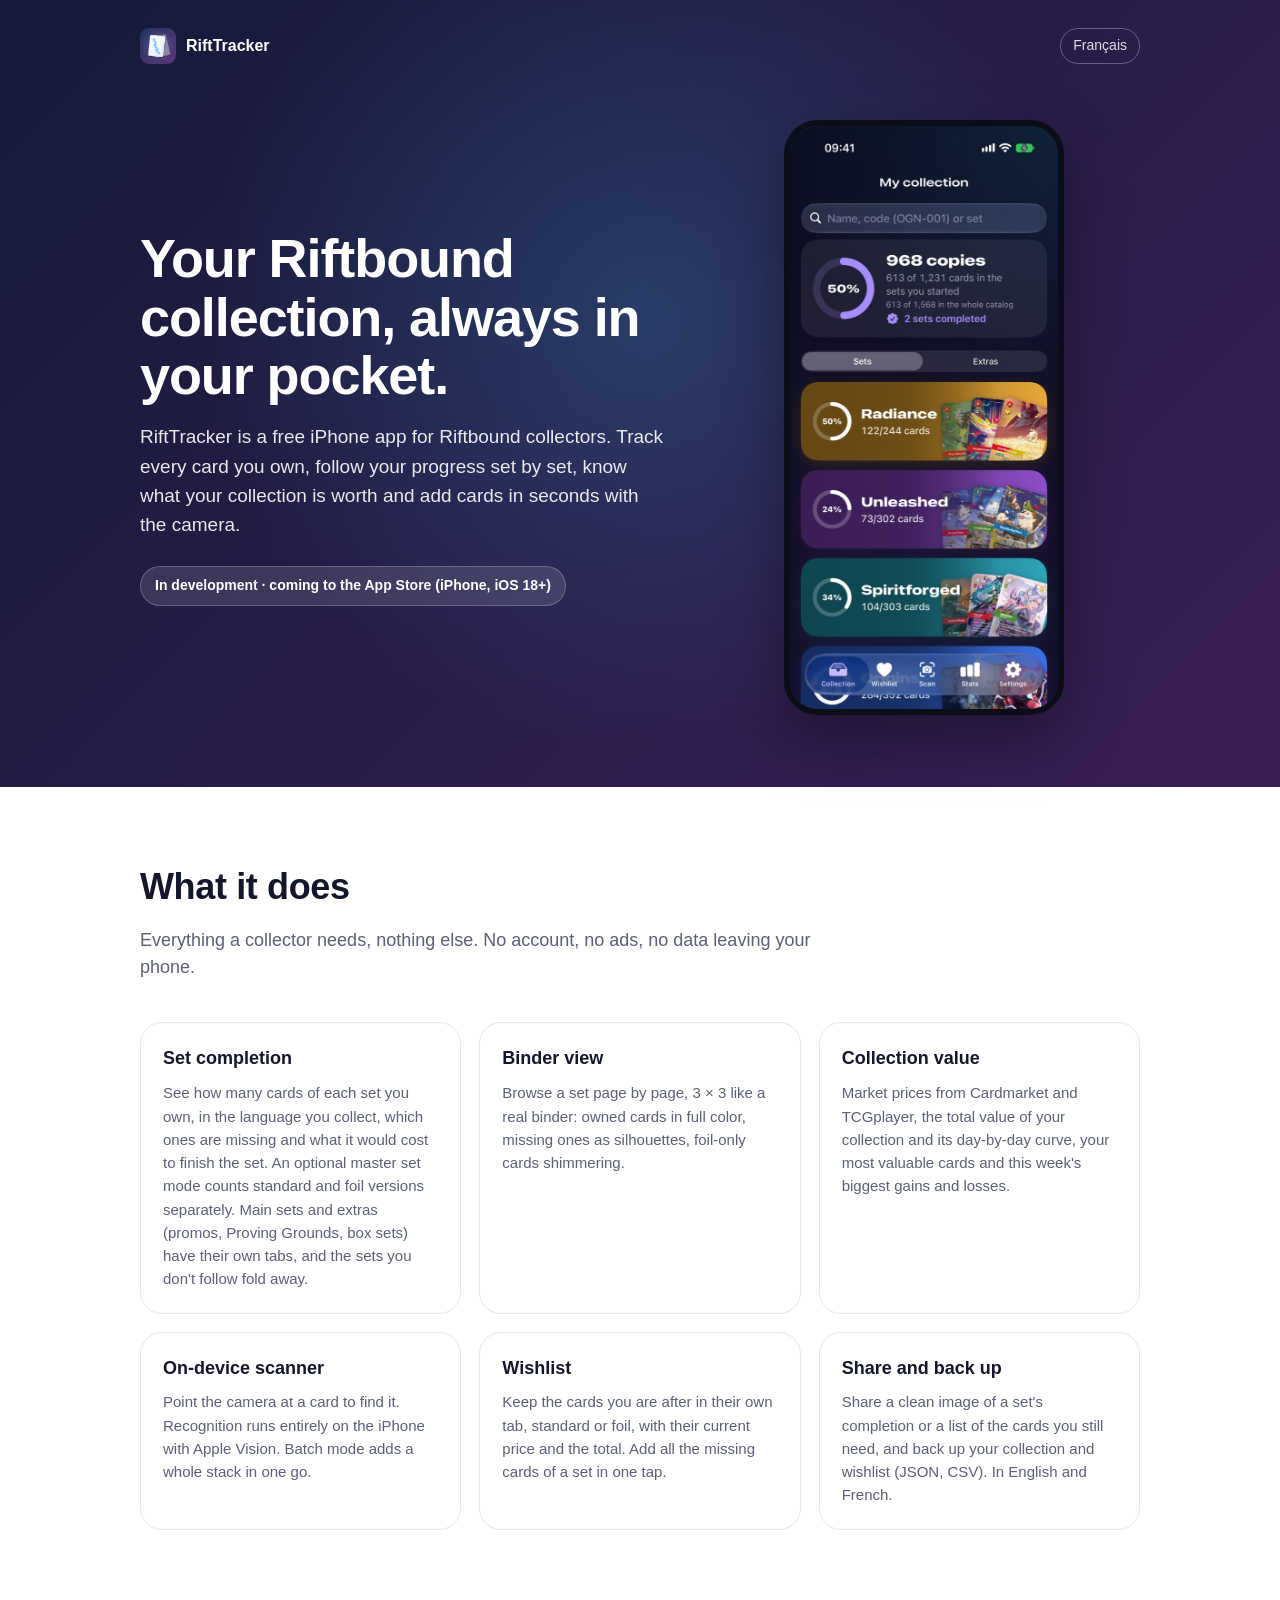
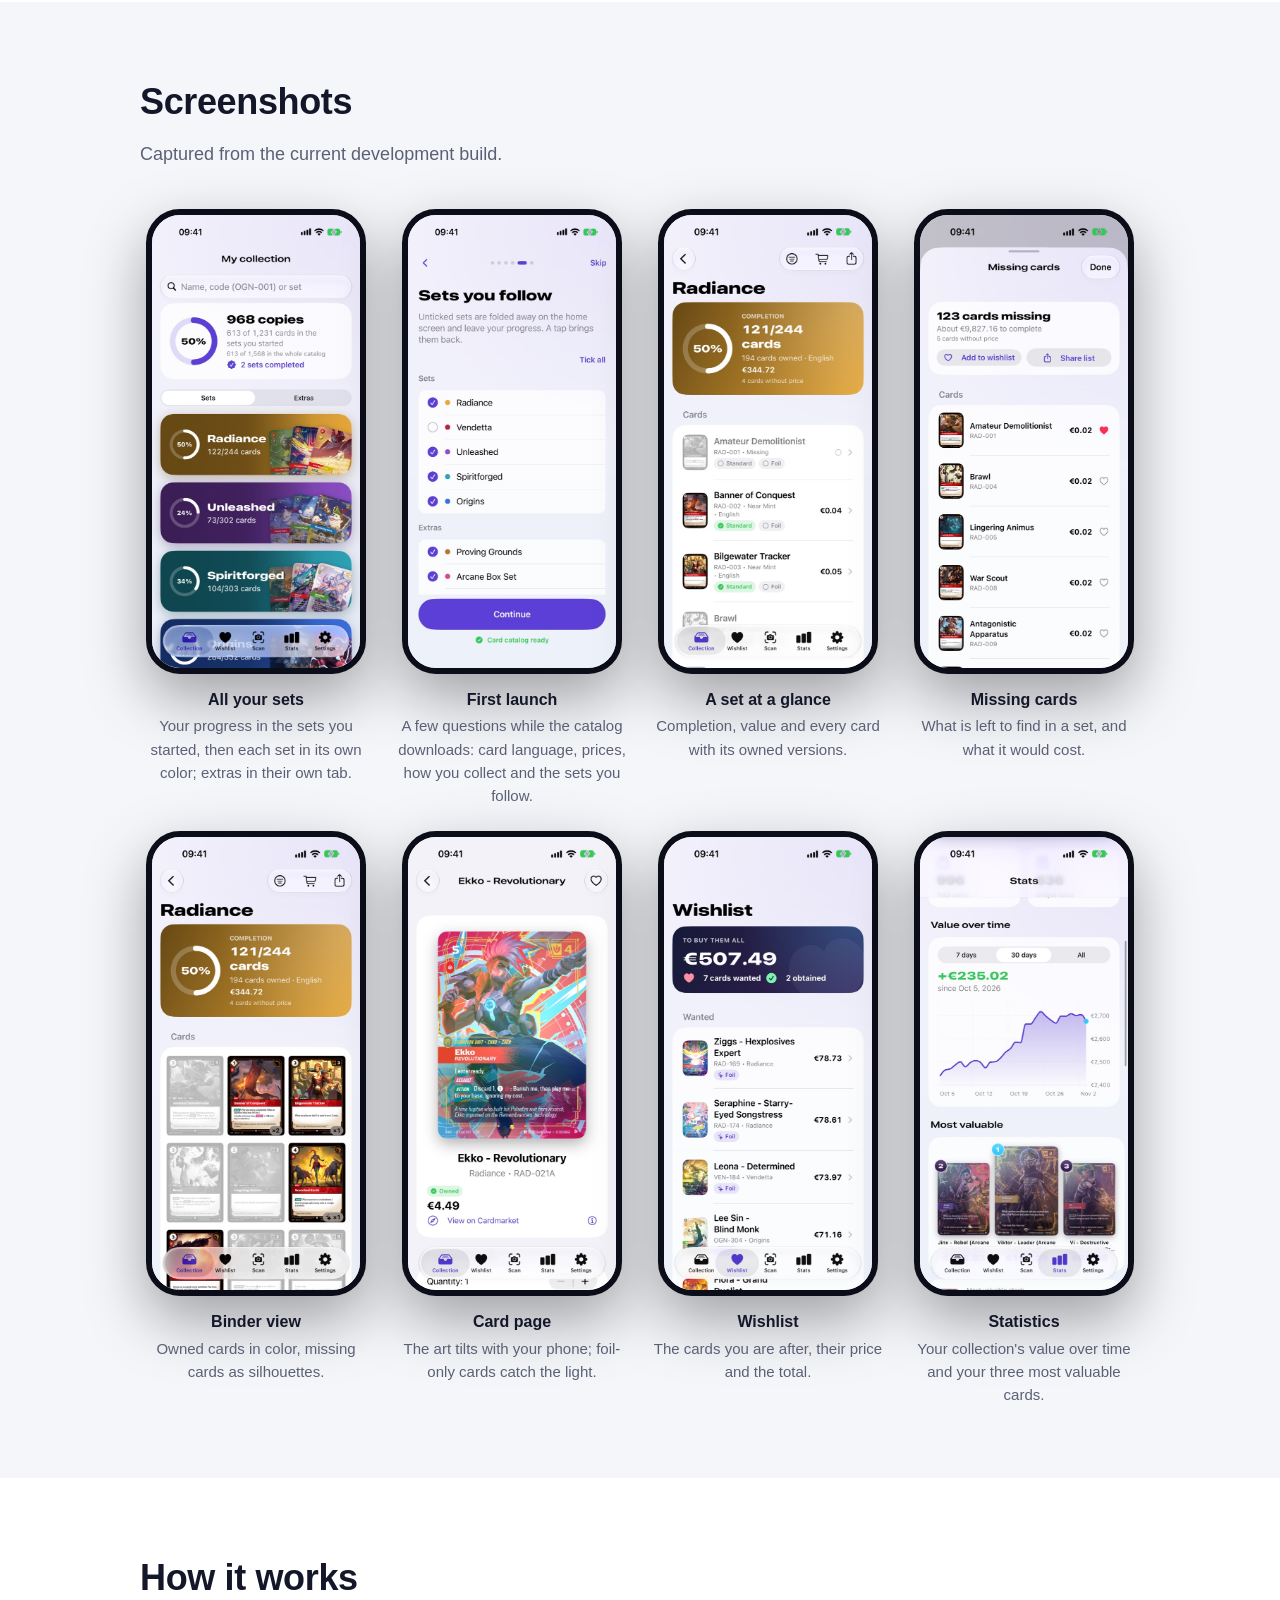
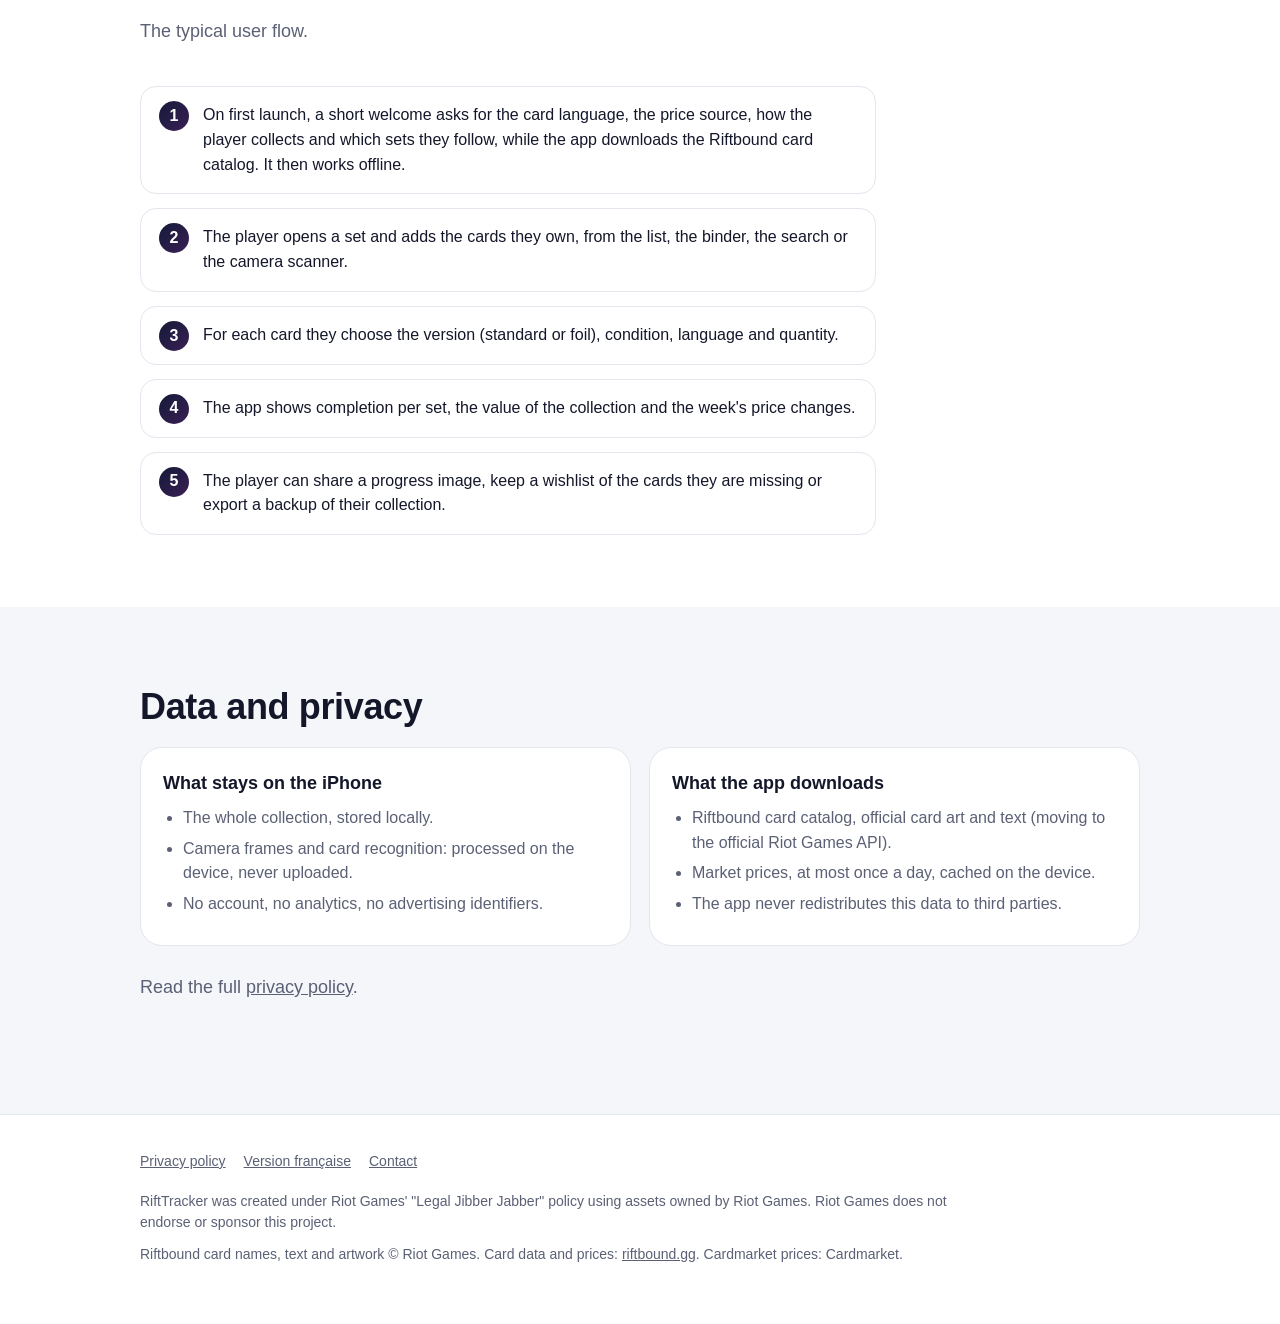
<file: index.html>
<!doctype html>
<html lang="en">
<head>
    <meta charset="utf-8">
    <meta name="viewport" content="width=device-width, initial-scale=1">
    <title>RiftTracker — Riftbound collection tracker for iPhone</title>
    <meta name="description" content="RiftTracker is a free iPhone app to track your Riftbound card collection: set completion, prices, an on-device card scanner and shareable progress.">
    <link rel="icon" href="images/icon.png">
    <link rel="stylesheet" href="style.css">
</head>
<body>
    <header class="hero">
        <div class="wrap">
            <nav class="nav">
                <a class="brand" href="./"><img src="images/icon.png" alt="">RiftTracker</a>
                <a class="lang" href="fr/" hreflang="fr" lang="fr">Français</a>
            </nav>

            <div class="hero-body">
                <div>
                    <h1>Your Riftbound collection, always in your pocket.</h1>
                    <p class="lead">RiftTracker is a free iPhone app for Riftbound collectors. Track every card you own, follow your progress set by set, know what your collection is worth and add cards in seconds with the camera.</p>
                    <span class="status">In development · coming to the App Store (iPhone, iOS 18+)</span>
                </div>
                <div class="hero-shot">
                    <img class="phone" src="images/home-dark.jpg" alt="RiftTracker home screen in dark mode: completion ring of the sets you started, Sets and Extras tabs and a colored tile for each Riftbound set">
                </div>
            </div>
        </div>
    </header>

    <main>
        <section>
            <div class="wrap">
                <h2>What it does</h2>
                <p class="section-lead">Everything a collector needs, nothing else. No account, no ads, no data leaving your phone.</p>
                <div class="features">
                    <div class="feature">
                        <h3>Set completion</h3>
                        <p>See how many cards of each set you own, in the language you collect, which ones are missing and what it would cost to finish the set. An optional master set mode counts standard and foil versions separately. Main sets and extras (promos, Proving Grounds, box sets) have their own tabs, and the sets you don't follow fold away.</p>
                    </div>
                    <div class="feature">
                        <h3>Binder view</h3>
                        <p>Browse a set page by page, 3 × 3 like a real binder: owned cards in full color, missing ones as silhouettes, foil-only cards shimmering.</p>
                    </div>
                    <div class="feature">
                        <h3>Collection value</h3>
                        <p>Market prices from Cardmarket and TCGplayer, the total value of your collection and its day-by-day curve, your most valuable cards and this week's biggest gains and losses.</p>
                    </div>
                    <div class="feature">
                        <h3>On-device scanner</h3>
                        <p>Point the camera at a card to find it. Recognition runs entirely on the iPhone with Apple Vision. Batch mode adds a whole stack in one go.</p>
                    </div>
                    <div class="feature">
                        <h3>Wishlist</h3>
                        <p>Keep the cards you are after in their own tab, standard or foil, with their current price and the total. Add all the missing cards of a set in one tap.</p>
                    </div>
                    <div class="feature">
                        <h3>Share and back up</h3>
                        <p>Share a clean image of a set's completion or a list of the cards you still need, and back up your collection and wishlist (JSON, CSV). In English and French.</p>
                    </div>
                </div>
            </div>
        </section>

        <section class="alt">
            <div class="wrap">
                <h2>Screenshots</h2>
                <p class="section-lead">Captured from the current development build.</p>
                <div class="gallery">
                    <figure>
                        <img class="phone" src="images/collection.jpg" alt="Collection screen with the completion ring of the sets you started, Sets and Extras tabs and a tile for each set" loading="lazy">
                        <figcaption><strong>All your sets</strong>Your progress in the sets you started, then each set in its own color; extras in their own tab.</figcaption>
                    </figure>
                    <figure>
                        <img class="phone" src="images/onboarding.jpg" alt="First launch screen listing the sets to follow, with a checkbox for each main set and extra" loading="lazy">
                        <figcaption><strong>First launch</strong>A few questions while the catalog downloads: card language, prices, how you collect and the sets you follow.</figcaption>
                    </figure>
                    <figure>
                        <img class="phone" src="images/set.jpg" alt="Set detail with a colored header showing completion and value, then the card list" loading="lazy">
                        <figcaption><strong>A set at a glance</strong>Completion, value and every card with its owned versions.</figcaption>
                    </figure>
                    <figure>
                        <img class="phone" src="images/missing.jpg" alt="Missing cards of a set with their prices, the cost to complete it and buttons to add them to the wishlist or share the list" loading="lazy">
                        <figcaption><strong>Missing cards</strong>What is left to find in a set, and what it would cost.</figcaption>
                    </figure>
                    <figure>
                        <img class="phone" src="images/binder.jpg" alt="Binder view of a set, owned cards in color and missing cards greyed out" loading="lazy">
                        <figcaption><strong>Binder view</strong>Owned cards in color, missing cards as silhouettes.</figcaption>
                    </figure>
                    <figure>
                        <img class="phone" src="images/card.jpg" alt="Card page of a foil-only showcase card with a holographic sheen, owned status and price" loading="lazy">
                        <figcaption><strong>Card page</strong>The art tilts with your phone; foil-only cards catch the light.</figcaption>
                    </figure>
                    <figure>
                        <img class="phone" src="images/wishlist.jpg" alt="Wishlist with the total cost of the wanted cards and each card with its version and price" loading="lazy">
                        <figcaption><strong>Wishlist</strong>The cards you are after, their price and the total.</figcaption>
                    </figure>
                    <figure>
                        <img class="phone" src="images/stats.jpg" alt="Statistics with the collection value over the last 30 days and a podium of the three most valuable cards" loading="lazy">
                        <figcaption><strong>Statistics</strong>Your collection's value over time and your three most valuable cards.</figcaption>
                    </figure>
                </div>
            </div>
        </section>

        <section>
            <div class="wrap">
                <h2>How it works</h2>
                <p class="section-lead">The typical user flow.</p>
                <ol class="flow">
                    <li>On first launch, a short welcome asks for the card language, the price source, how the player collects and which sets they follow, while the app downloads the Riftbound card catalog. It then works offline.</li>
                    <li>The player opens a set and adds the cards they own, from the list, the binder, the search or the camera scanner.</li>
                    <li>For each card they choose the version (standard or foil), condition, language and quantity.</li>
                    <li>The app shows completion per set, the value of the collection and the week's price changes.</li>
                    <li>The player can share a progress image, keep a wishlist of the cards they are missing or export a backup of their collection.</li>
                </ol>
            </div>
        </section>

        <section class="alt">
            <div class="wrap">
                <h2>Data and privacy</h2>
                <div class="facts">
                    <div class="feature">
                        <h3>What stays on the iPhone</h3>
                        <ul>
                            <li>The whole collection, stored locally.</li>
                            <li>Camera frames and card recognition: processed on the device, never uploaded.</li>
                            <li>No account, no analytics, no advertising identifiers.</li>
                        </ul>
                    </div>
                    <div class="feature">
                        <h3>What the app downloads</h3>
                        <ul>
                            <li>Riftbound card catalog, official card art and text (moving to the official Riot Games API).</li>
                            <li>Market prices, at most once a day, cached on the device.</li>
                            <li>The app never redistributes this data to third parties.</li>
                        </ul>
                    </div>
                </div>
                <p class="section-lead" style="margin-top: 28px;">Read the full <a href="privacy.html">privacy policy</a>.</p>
            </div>
        </section>
    </main>

    <footer>
        <div class="wrap">
            <div class="links">
                <a href="privacy.html">Privacy policy</a>
                <a href="fr/" hreflang="fr" lang="fr">Version française</a>
                <a href="https://github.com/eeverywhereedv/rifttracker-site/issues">Contact</a>
            </div>
            <p>RiftTracker was created under Riot Games' "Legal Jibber Jabber" policy using assets owned by Riot Games. Riot Games does not endorse or sponsor this project.</p>
            <p>Riftbound card names, text and artwork © Riot Games. Card data and prices: <a href="https://riftbound.gg">riftbound.gg</a>. Cardmarket prices: Cardmarket.</p>
        </div>
    </footer>
</body>
</html>
</file>
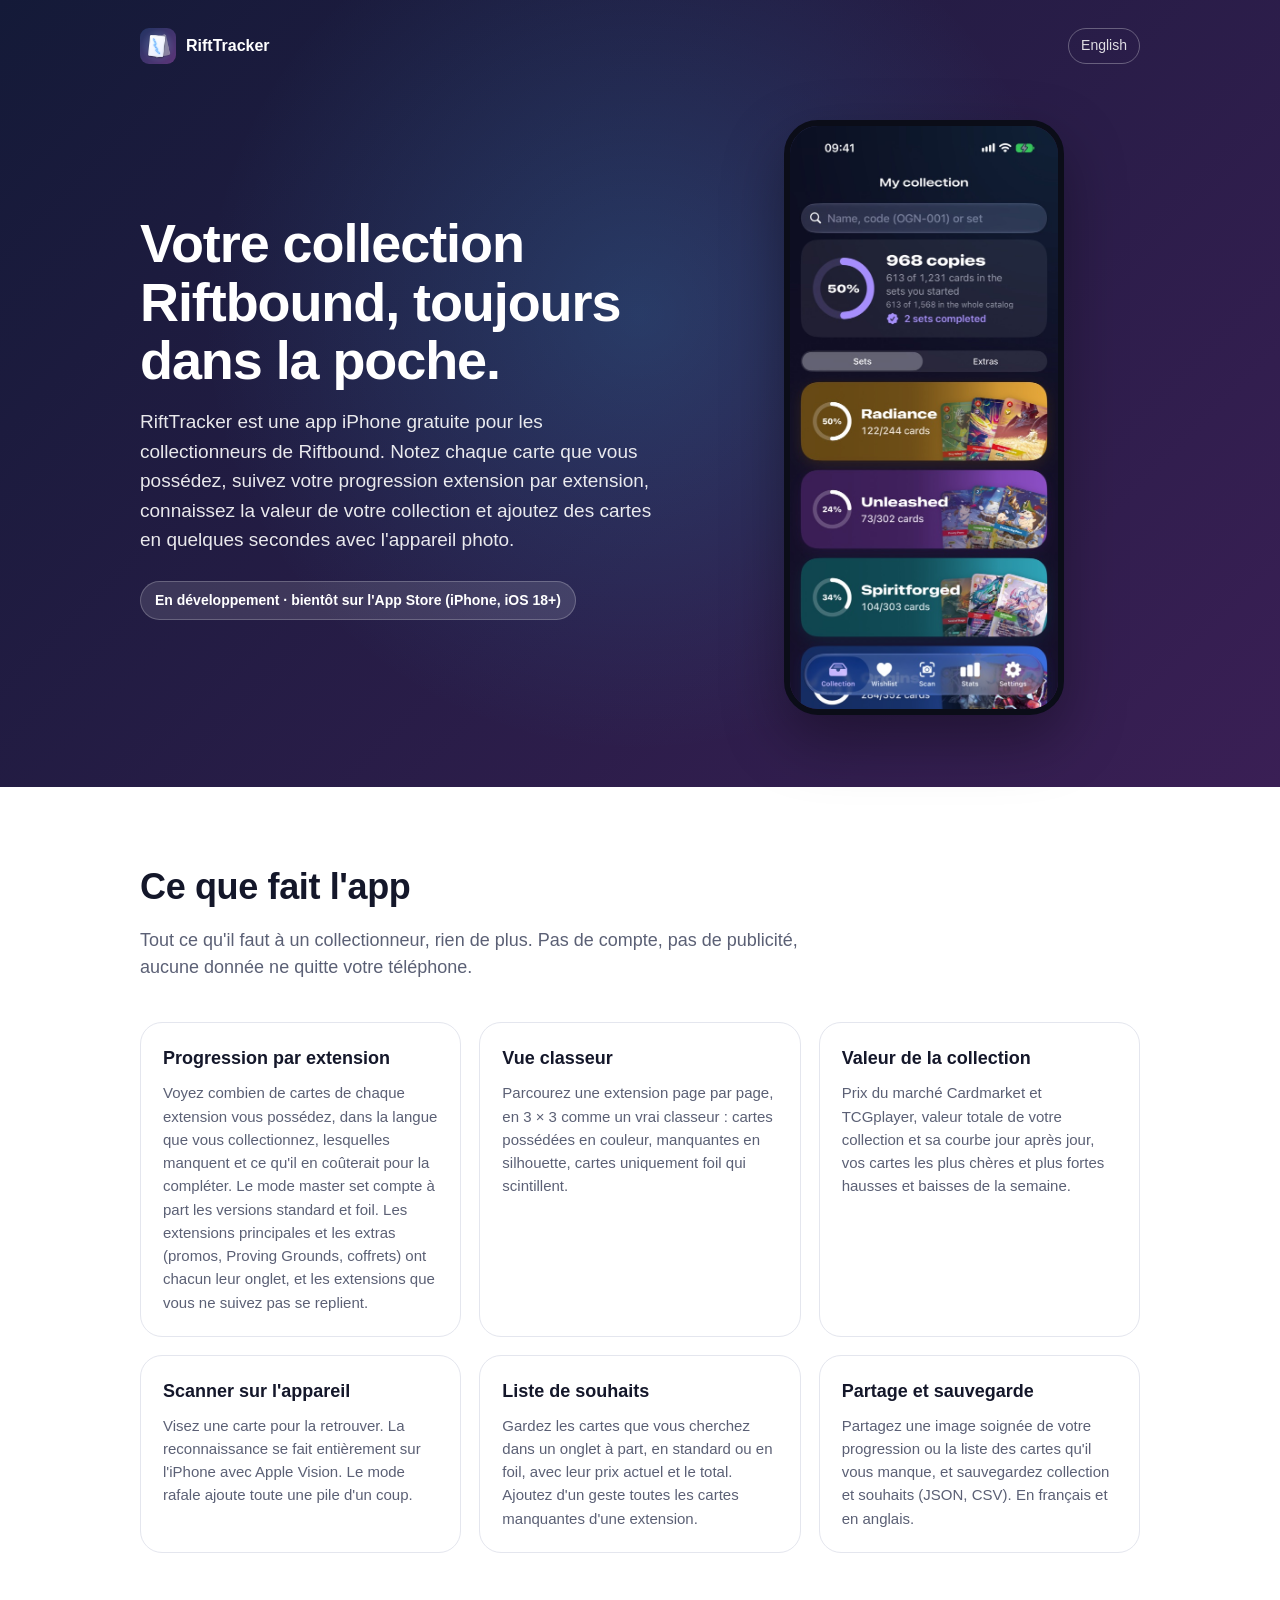
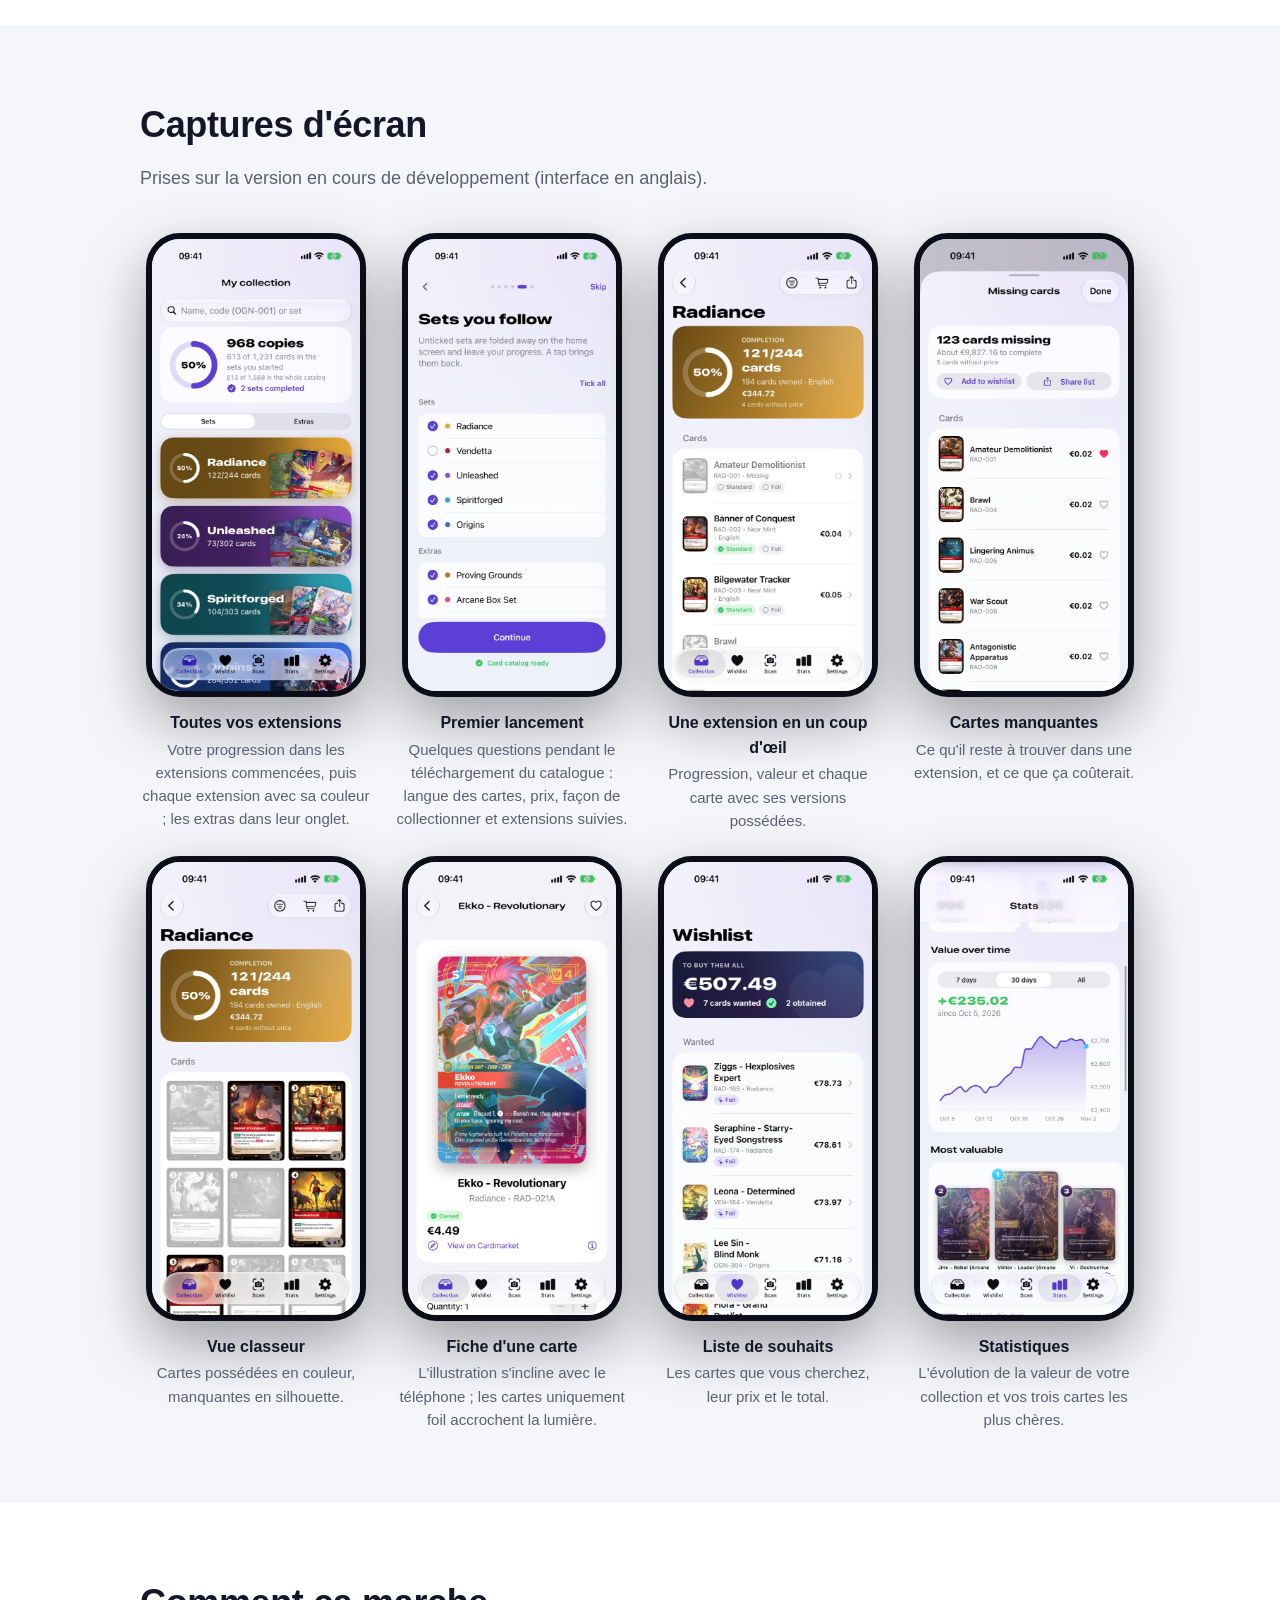
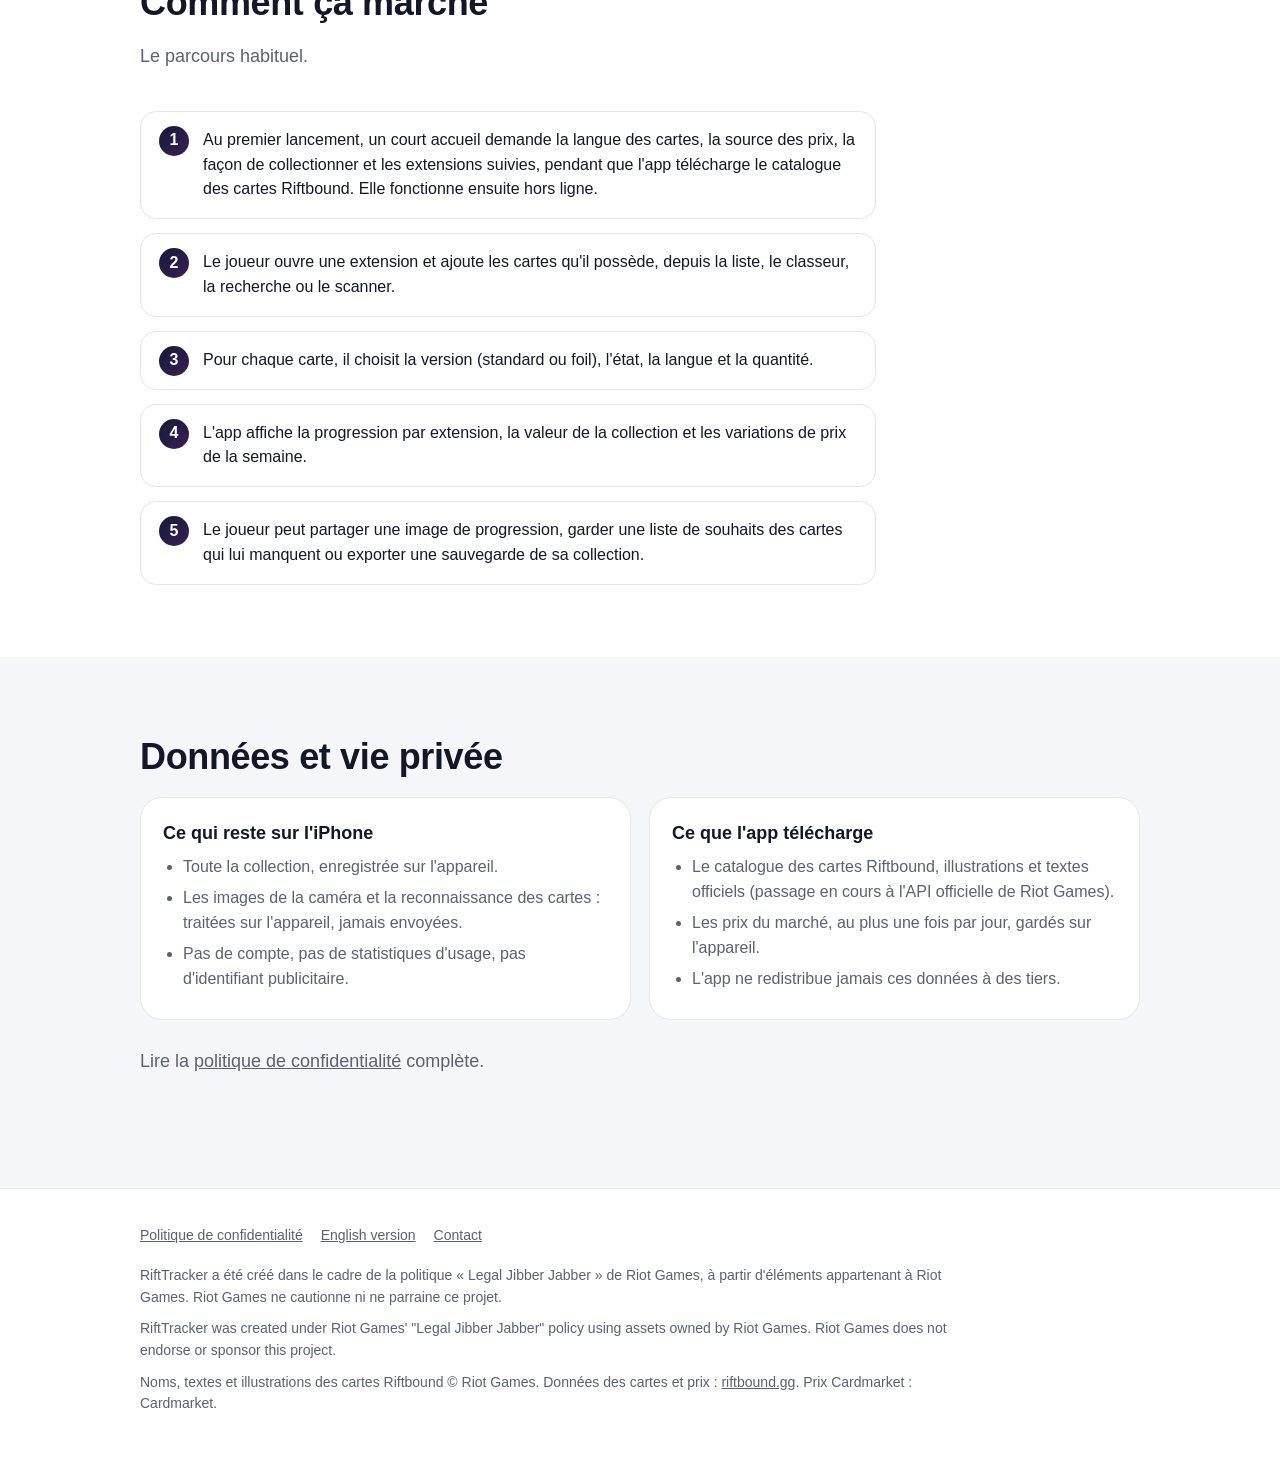
<file: fr/index.html>
<!doctype html>
<html lang="fr">
<head>
    <meta charset="utf-8">
    <meta name="viewport" content="width=device-width, initial-scale=1">
    <title>RiftTracker — Suivi de collection Riftbound sur iPhone</title>
    <meta name="description" content="RiftTracker est une app iPhone gratuite pour suivre votre collection de cartes Riftbound : progression par extension, prix, scanner sur l'appareil et image de progression à partager.">
    <link rel="icon" href="../images/icon.png">
    <link rel="stylesheet" href="../style.css">
</head>
<body>
    <header class="hero">
        <div class="wrap">
            <nav class="nav">
                <a class="brand" href="./"><img src="../images/icon.png" alt="">RiftTracker</a>
                <a class="lang" href="../" hreflang="en" lang="en">English</a>
            </nav>

            <div class="hero-body">
                <div>
                    <h1>Votre collection Riftbound, toujours dans la poche.</h1>
                    <p class="lead">RiftTracker est une app iPhone gratuite pour les collectionneurs de Riftbound. Notez chaque carte que vous possédez, suivez votre progression extension par extension, connaissez la valeur de votre collection et ajoutez des cartes en quelques secondes avec l'appareil photo.</p>
                    <span class="status">En développement · bientôt sur l'App Store (iPhone, iOS 18+)</span>
                </div>
                <div class="hero-shot">
                    <img class="phone" src="../images/home-dark.jpg" alt="Accueil de RiftTracker en mode sombre : anneau de progression des extensions commencées, onglets Extensions et Extras et une tuile colorée par extension Riftbound">
                </div>
            </div>
        </div>
    </header>

    <main>
        <section>
            <div class="wrap">
                <h2>Ce que fait l'app</h2>
                <p class="section-lead">Tout ce qu'il faut à un collectionneur, rien de plus. Pas de compte, pas de publicité, aucune donnée ne quitte votre téléphone.</p>
                <div class="features">
                    <div class="feature">
                        <h3>Progression par extension</h3>
                        <p>Voyez combien de cartes de chaque extension vous possédez, dans la langue que vous collectionnez, lesquelles manquent et ce qu'il en coûterait pour la compléter. Le mode master set compte à part les versions standard et foil. Les extensions principales et les extras (promos, Proving Grounds, coffrets) ont chacun leur onglet, et les extensions que vous ne suivez pas se replient.</p>
                    </div>
                    <div class="feature">
                        <h3>Vue classeur</h3>
                        <p>Parcourez une extension page par page, en 3 × 3 comme un vrai classeur : cartes possédées en couleur, manquantes en silhouette, cartes uniquement foil qui scintillent.</p>
                    </div>
                    <div class="feature">
                        <h3>Valeur de la collection</h3>
                        <p>Prix du marché Cardmarket et TCGplayer, valeur totale de votre collection et sa courbe jour après jour, vos cartes les plus chères et plus fortes hausses et baisses de la semaine.</p>
                    </div>
                    <div class="feature">
                        <h3>Scanner sur l'appareil</h3>
                        <p>Visez une carte pour la retrouver. La reconnaissance se fait entièrement sur l'iPhone avec Apple Vision. Le mode rafale ajoute toute une pile d'un coup.</p>
                    </div>
                    <div class="feature">
                        <h3>Liste de souhaits</h3>
                        <p>Gardez les cartes que vous cherchez dans un onglet à part, en standard ou en foil, avec leur prix actuel et le total. Ajoutez d'un geste toutes les cartes manquantes d'une extension.</p>
                    </div>
                    <div class="feature">
                        <h3>Partage et sauvegarde</h3>
                        <p>Partagez une image soignée de votre progression ou la liste des cartes qu'il vous manque, et sauvegardez collection et souhaits (JSON, CSV). En français et en anglais.</p>
                    </div>
                </div>
            </div>
        </section>

        <section class="alt">
            <div class="wrap">
                <h2>Captures d'écran</h2>
                <p class="section-lead">Prises sur la version en cours de développement (interface en anglais).</p>
                <div class="gallery">
                    <figure>
                        <img class="phone" src="../images/collection.jpg" alt="Écran Collection avec l'anneau de progression des extensions commencées, les onglets Extensions et Extras et une tuile par extension" loading="lazy">
                        <figcaption><strong>Toutes vos extensions</strong>Votre progression dans les extensions commencées, puis chaque extension avec sa couleur ; les extras dans leur onglet.</figcaption>
                    </figure>
                    <figure>
                        <img class="phone" src="../images/onboarding.jpg" alt="Écran du premier lancement listant les extensions à suivre, avec une case par extension et par extra" loading="lazy">
                        <figcaption><strong>Premier lancement</strong>Quelques questions pendant le téléchargement du catalogue : langue des cartes, prix, façon de collectionner et extensions suivies.</figcaption>
                    </figure>
                    <figure>
                        <img class="phone" src="../images/set.jpg" alt="Détail d'une extension avec un en-tête coloré (progression et valeur) puis la liste des cartes" loading="lazy">
                        <figcaption><strong>Une extension en un coup d'œil</strong>Progression, valeur et chaque carte avec ses versions possédées.</figcaption>
                    </figure>
                    <figure>
                        <img class="phone" src="../images/missing.jpg" alt="Cartes manquantes d'une extension avec leur prix, le coût pour la compléter et les boutons pour les ajouter aux souhaits ou partager la liste" loading="lazy">
                        <figcaption><strong>Cartes manquantes</strong>Ce qu'il reste à trouver dans une extension, et ce que ça coûterait.</figcaption>
                    </figure>
                    <figure>
                        <img class="phone" src="../images/binder.jpg" alt="Vue classeur d'une extension, cartes possédées en couleur et manquantes en gris" loading="lazy">
                        <figcaption><strong>Vue classeur</strong>Cartes possédées en couleur, manquantes en silhouette.</figcaption>
                    </figure>
                    <figure>
                        <img class="phone" src="../images/card.jpg" alt="Fiche d'une carte showcase uniquement foil avec reflet holographique, statut possédé et prix" loading="lazy">
                        <figcaption><strong>Fiche d'une carte</strong>L'illustration s'incline avec le téléphone ; les cartes uniquement foil accrochent la lumière.</figcaption>
                    </figure>
                    <figure>
                        <img class="phone" src="../images/wishlist.jpg" alt="Liste de souhaits avec le coût total des cartes voulues et chaque carte avec sa version et son prix" loading="lazy">
                        <figcaption><strong>Liste de souhaits</strong>Les cartes que vous cherchez, leur prix et le total.</figcaption>
                    </figure>
                    <figure>
                        <img class="phone" src="../images/stats.jpg" alt="Statistiques avec la valeur de la collection sur 30 jours et un podium des trois cartes les plus chères" loading="lazy">
                        <figcaption><strong>Statistiques</strong>L'évolution de la valeur de votre collection et vos trois cartes les plus chères.</figcaption>
                    </figure>
                </div>
            </div>
        </section>

        <section>
            <div class="wrap">
                <h2>Comment ça marche</h2>
                <p class="section-lead">Le parcours habituel.</p>
                <ol class="flow">
                    <li>Au premier lancement, un court accueil demande la langue des cartes, la source des prix, la façon de collectionner et les extensions suivies, pendant que l'app télécharge le catalogue des cartes Riftbound. Elle fonctionne ensuite hors ligne.</li>
                    <li>Le joueur ouvre une extension et ajoute les cartes qu'il possède, depuis la liste, le classeur, la recherche ou le scanner.</li>
                    <li>Pour chaque carte, il choisit la version (standard ou foil), l'état, la langue et la quantité.</li>
                    <li>L'app affiche la progression par extension, la valeur de la collection et les variations de prix de la semaine.</li>
                    <li>Le joueur peut partager une image de progression, garder une liste de souhaits des cartes qui lui manquent ou exporter une sauvegarde de sa collection.</li>
                </ol>
            </div>
        </section>

        <section class="alt">
            <div class="wrap">
                <h2>Données et vie privée</h2>
                <div class="facts">
                    <div class="feature">
                        <h3>Ce qui reste sur l'iPhone</h3>
                        <ul>
                            <li>Toute la collection, enregistrée sur l'appareil.</li>
                            <li>Les images de la caméra et la reconnaissance des cartes : traitées sur l'appareil, jamais envoyées.</li>
                            <li>Pas de compte, pas de statistiques d'usage, pas d'identifiant publicitaire.</li>
                        </ul>
                    </div>
                    <div class="feature">
                        <h3>Ce que l'app télécharge</h3>
                        <ul>
                            <li>Le catalogue des cartes Riftbound, illustrations et textes officiels (passage en cours à l'API officielle de Riot Games).</li>
                            <li>Les prix du marché, au plus une fois par jour, gardés sur l'appareil.</li>
                            <li>L'app ne redistribue jamais ces données à des tiers.</li>
                        </ul>
                    </div>
                </div>
                <p class="section-lead" style="margin-top: 28px;">Lire la <a href="../privacy.html#fr">politique de confidentialité</a> complète.</p>
            </div>
        </section>
    </main>

    <footer>
        <div class="wrap">
            <div class="links">
                <a href="../privacy.html#fr">Politique de confidentialité</a>
                <a href="../" hreflang="en" lang="en">English version</a>
                <a href="https://github.com/eeverywhereedv/rifttracker-site/issues">Contact</a>
            </div>
            <p>RiftTracker a été créé dans le cadre de la politique « Legal Jibber Jabber » de Riot Games, à partir d'éléments appartenant à Riot Games. Riot Games ne cautionne ni ne parraine ce projet.</p>
            <p lang="en">RiftTracker was created under Riot Games' "Legal Jibber Jabber" policy using assets owned by Riot Games. Riot Games does not endorse or sponsor this project.</p>
            <p>Noms, textes et illustrations des cartes Riftbound © Riot Games. Données des cartes et prix : <a href="https://riftbound.gg">riftbound.gg</a>. Prix Cardmarket : Cardmarket.</p>
        </div>
    </footer>
</body>
</html>
</file>
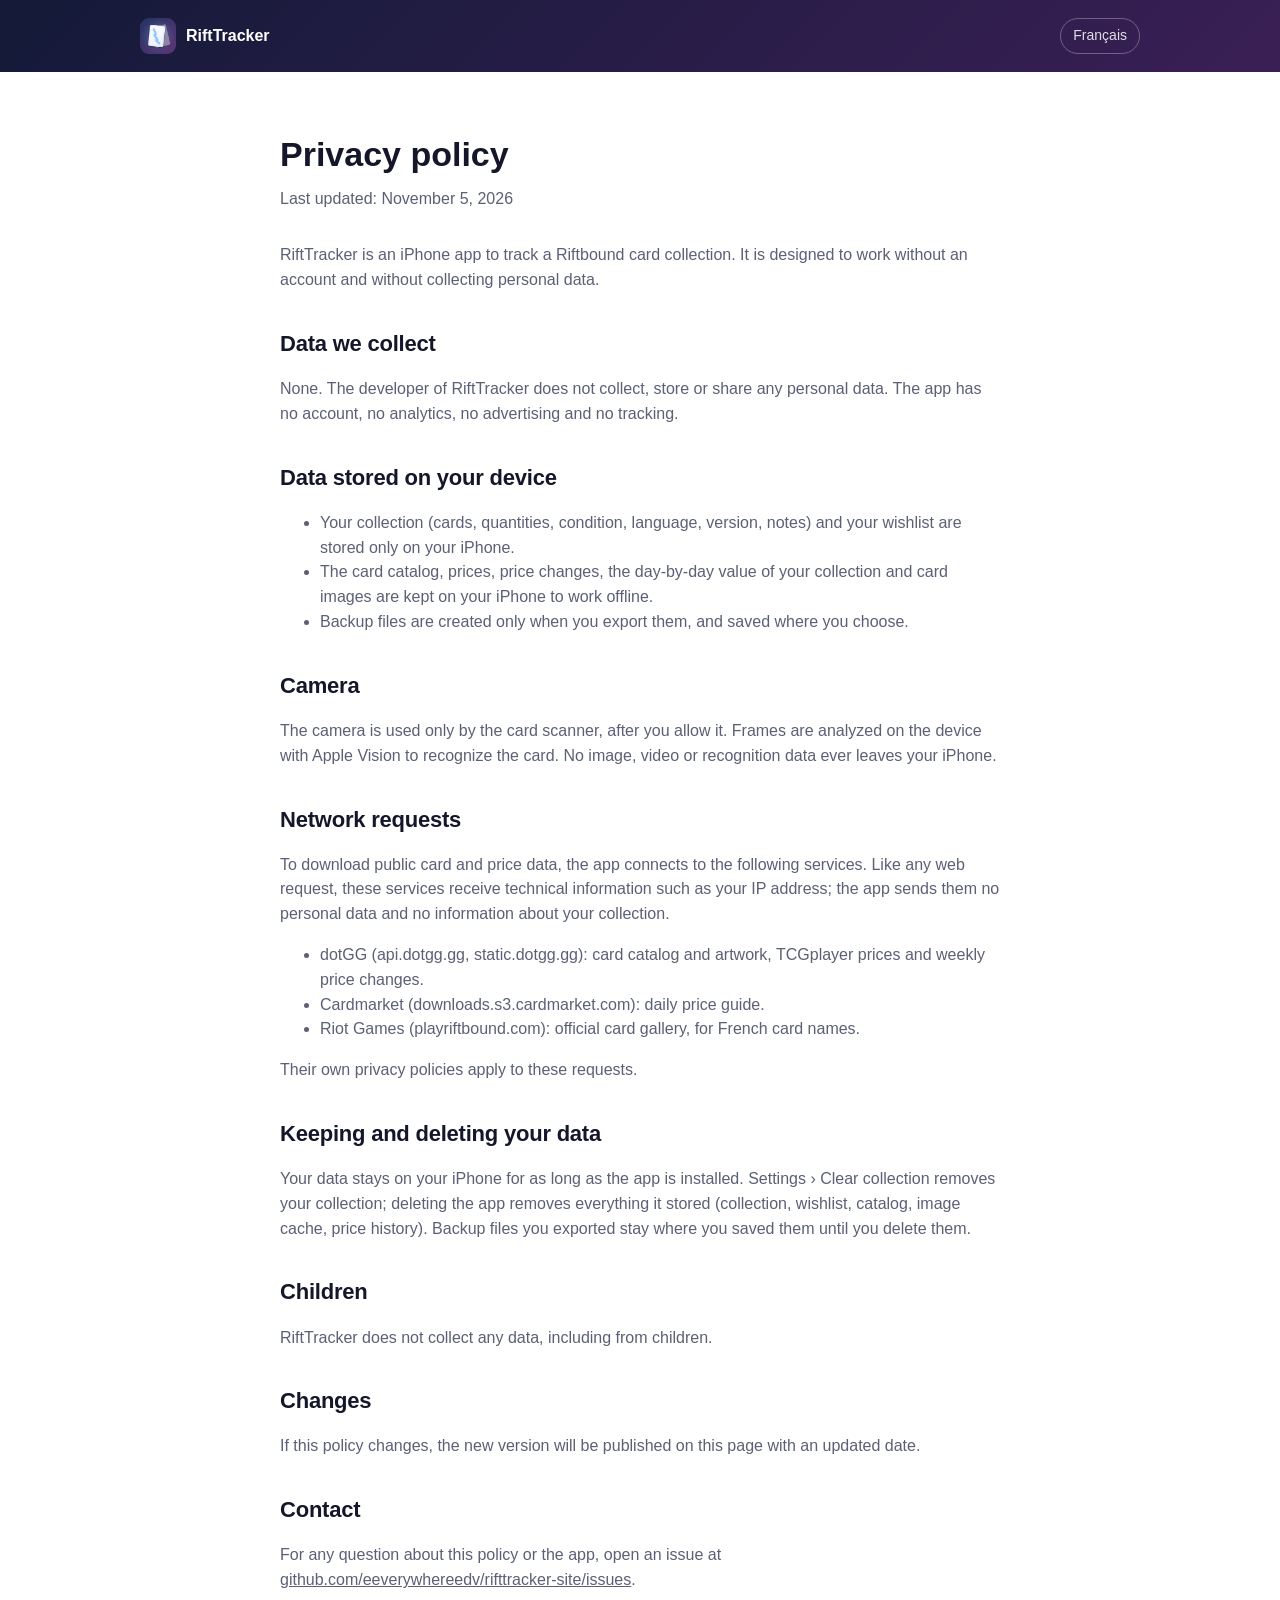
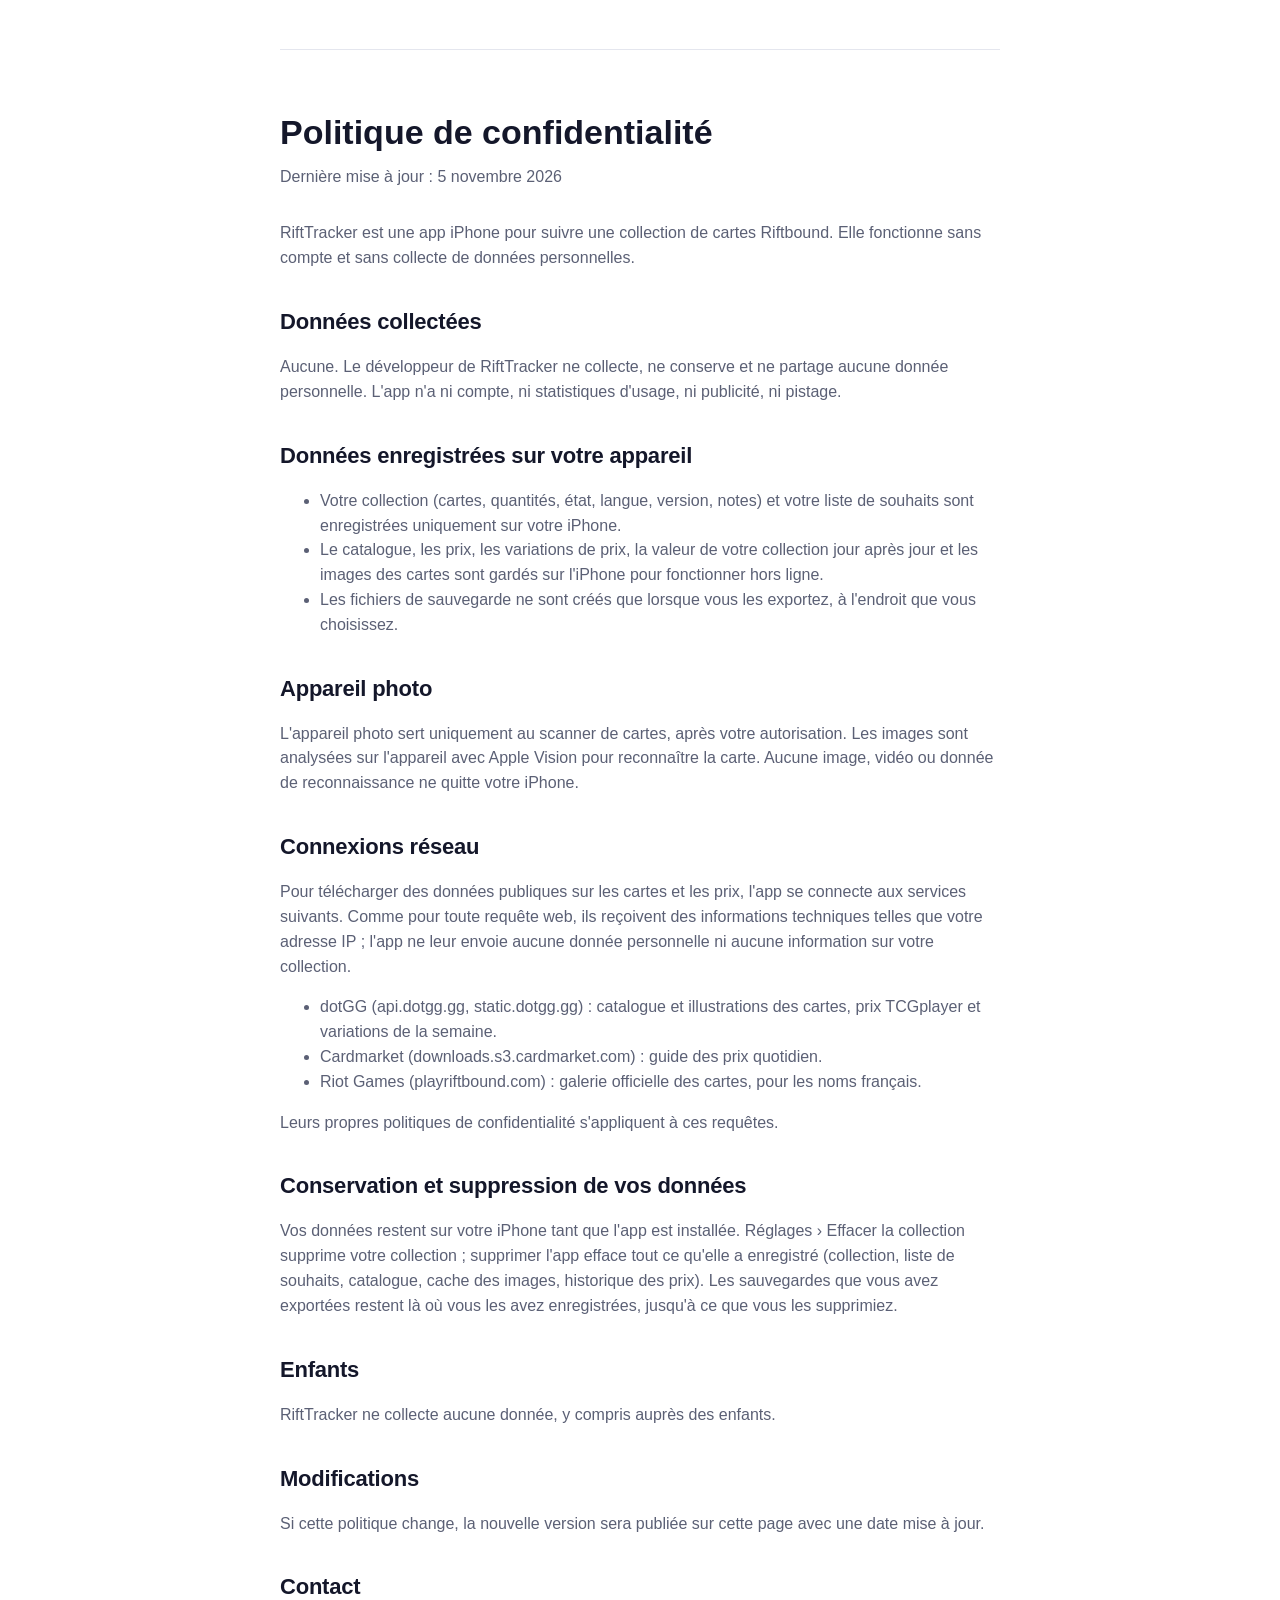
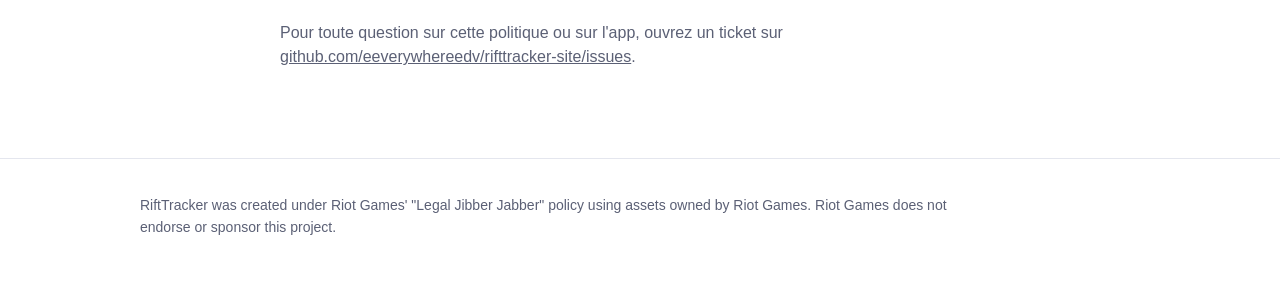
<file: privacy.html>
<!doctype html>
<html lang="en">
<head>
    <meta charset="utf-8">
    <meta name="viewport" content="width=device-width, initial-scale=1">
    <title>RiftTracker — Privacy policy</title>
    <link rel="icon" href="images/icon.png">
    <link rel="stylesheet" href="style.css">
</head>
<body>
    <div class="doc-nav">
        <div class="wrap nav">
            <a class="brand" href="./"><img src="images/icon.png" alt="">RiftTracker</a>
            <a class="lang" href="#fr" lang="fr">Français</a>
        </div>
    </div>

    <main class="doc">
        <h1>Privacy policy</h1>
        <p class="updated">Last updated: November 5, 2026</p>

        <p>RiftTracker is an iPhone app to track a Riftbound card collection. It is designed to work without an account and without collecting personal data.</p>

        <h2>Data we collect</h2>
        <p>None. The developer of RiftTracker does not collect, store or share any personal data. The app has no account, no analytics, no advertising and no tracking.</p>

        <h2>Data stored on your device</h2>
        <ul>
            <li>Your collection (cards, quantities, condition, language, version, notes) and your wishlist are stored only on your iPhone.</li>
            <li>The card catalog, prices, price changes, the day-by-day value of your collection and card images are kept on your iPhone to work offline.</li>
            <li>Backup files are created only when you export them, and saved where you choose.</li>
        </ul>

        <h2>Camera</h2>
        <p>The camera is used only by the card scanner, after you allow it. Frames are analyzed on the device with Apple Vision to recognize the card. No image, video or recognition data ever leaves your iPhone.</p>

        <h2>Network requests</h2>
        <p>To download public card and price data, the app connects to the following services. Like any web request, these services receive technical information such as your IP address; the app sends them no personal data and no information about your collection.</p>
        <ul>
            <li>dotGG (api.dotgg.gg, static.dotgg.gg): card catalog and artwork, TCGplayer prices and weekly price changes.</li>
            <li>Cardmarket (downloads.s3.cardmarket.com): daily price guide.</li>
            <li>Riot Games (playriftbound.com): official card gallery, for French card names.</li>
        </ul>
        <p>Their own privacy policies apply to these requests.</p>

        <h2>Keeping and deleting your data</h2>
        <p>Your data stays on your iPhone for as long as the app is installed. Settings › Clear collection removes your collection; deleting the app removes everything it stored (collection, wishlist, catalog, image cache, price history). Backup files you exported stay where you saved them until you delete them.</p>

        <h2>Children</h2>
        <p>RiftTracker does not collect any data, including from children.</p>

        <h2>Changes</h2>
        <p>If this policy changes, the new version will be published on this page with an updated date.</p>

        <h2>Contact</h2>
        <p>For any question about this policy or the app, open an issue at <a href="https://github.com/eeverywhereedv/rifttracker-site/issues">github.com/eeverywhereedv/rifttracker-site/issues</a>.</p>

        <hr id="fr" style="margin: 56px 0; border: 0; border-top: 1px solid var(--line);">

        <div lang="fr">
            <h1>Politique de confidentialité</h1>
            <p class="updated">Dernière mise à jour : 5 novembre 2026</p>

            <p>RiftTracker est une app iPhone pour suivre une collection de cartes Riftbound. Elle fonctionne sans compte et sans collecte de données personnelles.</p>

            <h2>Données collectées</h2>
            <p>Aucune. Le développeur de RiftTracker ne collecte, ne conserve et ne partage aucune donnée personnelle. L'app n'a ni compte, ni statistiques d'usage, ni publicité, ni pistage.</p>

            <h2>Données enregistrées sur votre appareil</h2>
            <ul>
                <li>Votre collection (cartes, quantités, état, langue, version, notes) et votre liste de souhaits sont enregistrées uniquement sur votre iPhone.</li>
                <li>Le catalogue, les prix, les variations de prix, la valeur de votre collection jour après jour et les images des cartes sont gardés sur l'iPhone pour fonctionner hors ligne.</li>
                <li>Les fichiers de sauvegarde ne sont créés que lorsque vous les exportez, à l'endroit que vous choisissez.</li>
            </ul>

            <h2>Appareil photo</h2>
            <p>L'appareil photo sert uniquement au scanner de cartes, après votre autorisation. Les images sont analysées sur l'appareil avec Apple Vision pour reconnaître la carte. Aucune image, vidéo ou donnée de reconnaissance ne quitte votre iPhone.</p>

            <h2>Connexions réseau</h2>
            <p>Pour télécharger des données publiques sur les cartes et les prix, l'app se connecte aux services suivants. Comme pour toute requête web, ils reçoivent des informations techniques telles que votre adresse IP ; l'app ne leur envoie aucune donnée personnelle ni aucune information sur votre collection.</p>
            <ul>
                <li>dotGG (api.dotgg.gg, static.dotgg.gg) : catalogue et illustrations des cartes, prix TCGplayer et variations de la semaine.</li>
                <li>Cardmarket (downloads.s3.cardmarket.com) : guide des prix quotidien.</li>
                <li>Riot Games (playriftbound.com) : galerie officielle des cartes, pour les noms français.</li>
            </ul>
            <p>Leurs propres politiques de confidentialité s'appliquent à ces requêtes.</p>

            <h2>Conservation et suppression de vos données</h2>
            <p>Vos données restent sur votre iPhone tant que l'app est installée. Réglages › Effacer la collection supprime votre collection ; supprimer l'app efface tout ce qu'elle a enregistré (collection, liste de souhaits, catalogue, cache des images, historique des prix). Les sauvegardes que vous avez exportées restent là où vous les avez enregistrées, jusqu'à ce que vous les supprimiez.</p>

            <h2>Enfants</h2>
            <p>RiftTracker ne collecte aucune donnée, y compris auprès des enfants.</p>

            <h2>Modifications</h2>
            <p>Si cette politique change, la nouvelle version sera publiée sur cette page avec une date mise à jour.</p>

            <h2>Contact</h2>
            <p>Pour toute question sur cette politique ou sur l'app, ouvrez un ticket sur <a href="https://github.com/eeverywhereedv/rifttracker-site/issues">github.com/eeverywhereedv/rifttracker-site/issues</a>.</p>
        </div>
    </main>

    <footer>
        <div class="wrap">
            <p>RiftTracker was created under Riot Games' "Legal Jibber Jabber" policy using assets owned by Riot Games. Riot Games does not endorse or sponsor this project.</p>
        </div>
    </footer>
</body>
</html>
</file>
<file: style.css>
:root {
    --night: #141a38;
    --violet: #3a1f55;
    --rift: #38c8ff;
    --ink: #14172a;
    --muted: #5b6075;
    --line: #e4e6ee;
    --paper: #ffffff;
    --soft: #f5f6fa;
    --radius: 22px;
}

@media (prefers-color-scheme: dark) {
    :root {
        --ink: #eef0f7;
        --muted: #a4a9bc;
        --line: #2a2e42;
        --paper: #0e1020;
        --soft: #161a2e;
    }
}

* { box-sizing: border-box; }

body {
    margin: 0;
    font-family: -apple-system, BlinkMacSystemFont, "SF Pro Text", "Segoe UI", Roboto, sans-serif;
    color: var(--ink);
    background: var(--paper);
    line-height: 1.55;
    -webkit-font-smoothing: antialiased;
}

a { color: inherit; }

.wrap { max-width: 1040px; margin: 0 auto; padding: 0 20px; }

/* En-tête */
.hero {
    color: #fff;
    background: radial-gradient(circle at 50% 40%, rgba(56, 200, 255, 0.18), transparent 55%),
                linear-gradient(135deg, var(--night), var(--violet));
    padding: 28px 0 72px;
}

.nav { display: flex; align-items: center; justify-content: space-between; gap: 12px; }
.brand { display: flex; align-items: center; gap: 10px; font-weight: 700; text-decoration: none; }
.brand img { width: 36px; height: 36px; border-radius: 9px; }
.lang { font-size: 14px; opacity: 0.85; text-decoration: none; border: 1px solid rgba(255,255,255,0.35); padding: 6px 12px; border-radius: 999px; }
.lang:hover { opacity: 1; }

.hero-body { display: grid; grid-template-columns: 1.1fr 0.9fr; gap: 40px; align-items: center; margin-top: 56px; }
.hero h1 { font-size: clamp(34px, 5vw, 54px); line-height: 1.08; margin: 0 0 18px; letter-spacing: -0.02em; }
.hero p.lead { font-size: 19px; opacity: 0.9; margin: 0 0 26px; max-width: 34em; }
.status { display: inline-block; font-size: 14px; font-weight: 600; padding: 8px 14px; border-radius: 999px; background: rgba(255,255,255,0.12); border: 1px solid rgba(255,255,255,0.22); }
.hero-shot { justify-self: center; }

.phone {
    width: 100%;
    max-width: 280px;
    border-radius: 34px;
    border: 6px solid #0b0d18;
    box-shadow: 0 24px 60px rgba(0, 0, 0, 0.35);
    display: block;
    background: #000;
}

/* Sections */
section { padding: 72px 0; }
section.alt { background: var(--soft); }
h2 { font-size: clamp(26px, 3.4vw, 36px); margin: 0 0 12px; letter-spacing: -0.01em; }
p.section-lead { color: var(--muted); font-size: 18px; margin: 0 0 40px; max-width: 40em; }

.features { display: grid; grid-template-columns: repeat(3, 1fr); gap: 18px; }
.feature { background: var(--paper); border: 1px solid var(--line); border-radius: var(--radius); padding: 22px; }
.alt .feature { background: var(--paper); }
.feature h3 { margin: 0 0 8px; font-size: 18px; }
.feature p { margin: 0; color: var(--muted); font-size: 15px; }

.gallery { display: grid; grid-template-columns: repeat(4, 1fr); gap: 24px; }
.gallery figure { margin: 0; text-align: center; }
.gallery .phone { max-width: 220px; margin: 0 auto 14px; }
.gallery figcaption { font-size: 15px; color: var(--muted); }
.gallery figcaption strong { display: block; color: var(--ink); font-size: 16px; margin-bottom: 2px; }

.flow { counter-reset: step; list-style: none; padding: 0; margin: 0; display: grid; gap: 14px; max-width: 46em; }
.flow li { counter-increment: step; position: relative; padding: 16px 18px 16px 62px; border: 1px solid var(--line); border-radius: 16px; background: var(--paper); }
.flow li::before { content: counter(step); position: absolute; left: 18px; top: 14px; width: 30px; height: 30px; border-radius: 50%; display: grid; place-items: center; font-weight: 700; color: #fff; background: linear-gradient(135deg, var(--night), var(--violet)); }

.facts { display: grid; grid-template-columns: repeat(2, 1fr); gap: 18px; }
.facts ul { margin: 0; padding-left: 20px; color: var(--muted); }
.facts li { margin-bottom: 6px; }

/* Pied de page */
footer { border-top: 1px solid var(--line); padding: 36px 0 48px; color: var(--muted); font-size: 14px; }
footer p { margin: 0 0 10px; max-width: 60em; }
footer .links { display: flex; flex-wrap: wrap; gap: 18px; margin-bottom: 18px; }

/* Politique de confidentialité */
.doc { max-width: 760px; margin: 0 auto; padding: 56px 20px 72px; }
.doc h1 { font-size: 34px; margin: 0 0 6px; }
.doc .updated { color: var(--muted); margin: 0 0 32px; }
.doc h2 { font-size: 22px; margin: 34px 0 10px; }
.doc p, .doc li { color: var(--muted); }
.doc-nav { background: linear-gradient(135deg, var(--night), var(--violet)); color: #fff; padding: 18px 0; }

@media (max-width: 1000px) {
    .gallery { grid-template-columns: repeat(2, 1fr); }
}

@media (max-width: 860px) {
    .hero-body { grid-template-columns: 1fr; margin-top: 36px; }
    .hero-shot { order: -1; }
    .features, .gallery, .facts { grid-template-columns: 1fr; }
    .gallery .phone { max-width: 260px; }
}
</file>
